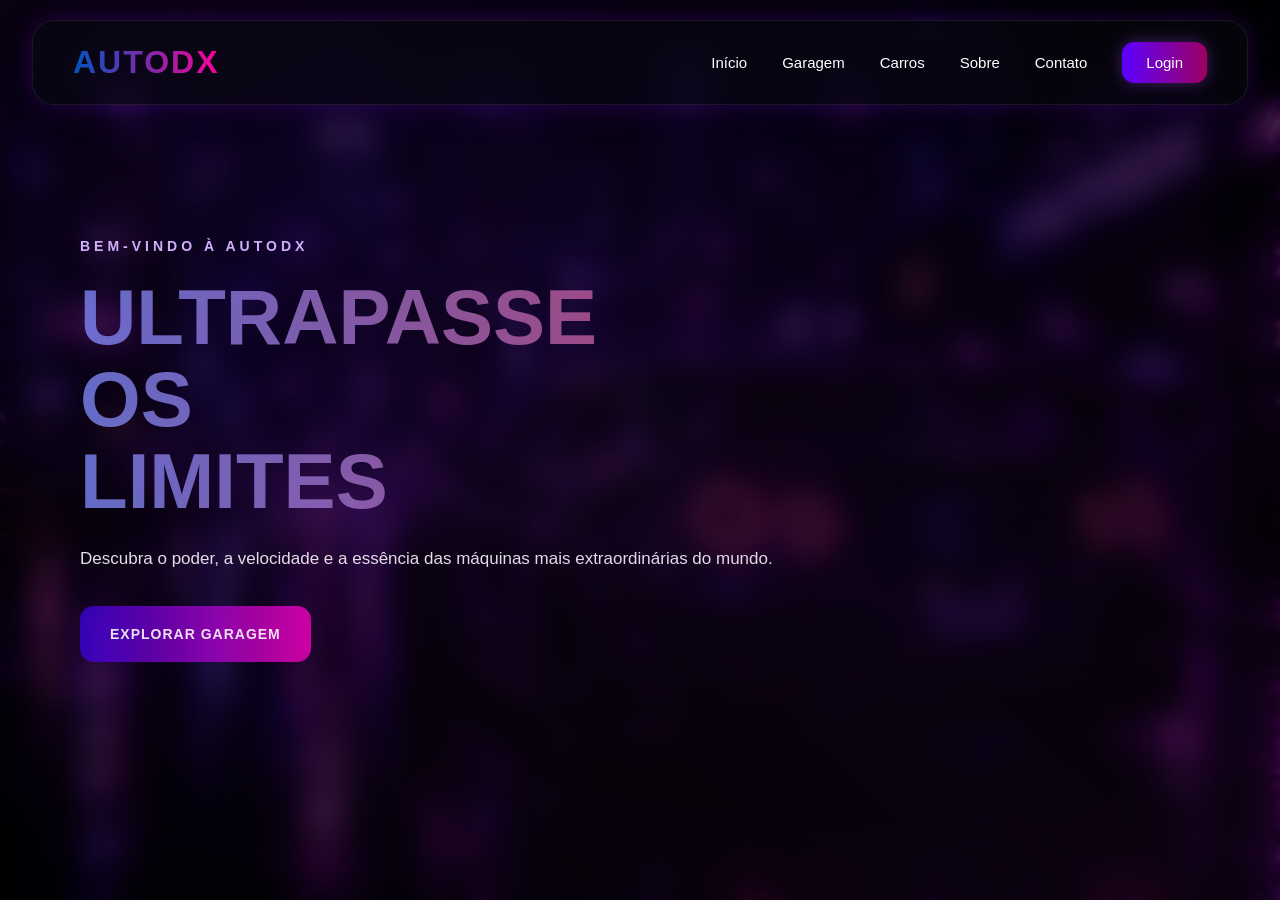
<file: index.html>
<!DOCTYPE html>
<html lang="pt-BR">
<head>
    <meta charset="UTF-8">
    <meta name="viewport" content="width=device-width, initial-scale=1.0">
    <title>AUTODX</title>
    <link rel="stylesheet" href="./css/inicio.css">
</head>
<body>

    <!-- HEADER -->
    <header>
     <!-- LOGO -->
        <div class="logo">
            <h1>AUTODX</h1>
        </div>
        <!-- MENU -->
        <nav>
         <ul>
              <li> <a href="index.html">Início</a></li>
                <li>
                    <a href="garagem.html">Garagem</a>
                </li>

                <li>
                    <a href="carro.html">Carros</a>
                </li>

                <li>
                    <a href="sobre.html">Sobre</a>
                </li>

                <li>
                    <a href="contato.html">Contato</a>
                </li>

                <li>
                    <a href="login.html" class="btn-login">
                        Login
                    </a>
                </li>

            </ul>
        </nav>

    </header>

    <!-- MAIN -->
    <main>

        <!-- CARD HOME -->
        <section class="card-home">
            <span class="subtitulo">
                BEM-VINDO À AUTODX
            </span>
            <h1>
                ULTRAPASSE <br>
                OS <br>
                LIMITES
            </h1>
<p>  Descubra o poder, a velocidade e a essência das máquinas mais extraordinárias do mundo. </p>

            <!-- BOTÕES -->
            <div class="botoes">
           <button class="btn-explorar" onclick="window.location.href='garagem.html'">
    EXPLORAR GARAGEM
</button>
            </div>
        </section>
 </main>
</body>
</html>
<script src="./js/app.js"></script>
</file>
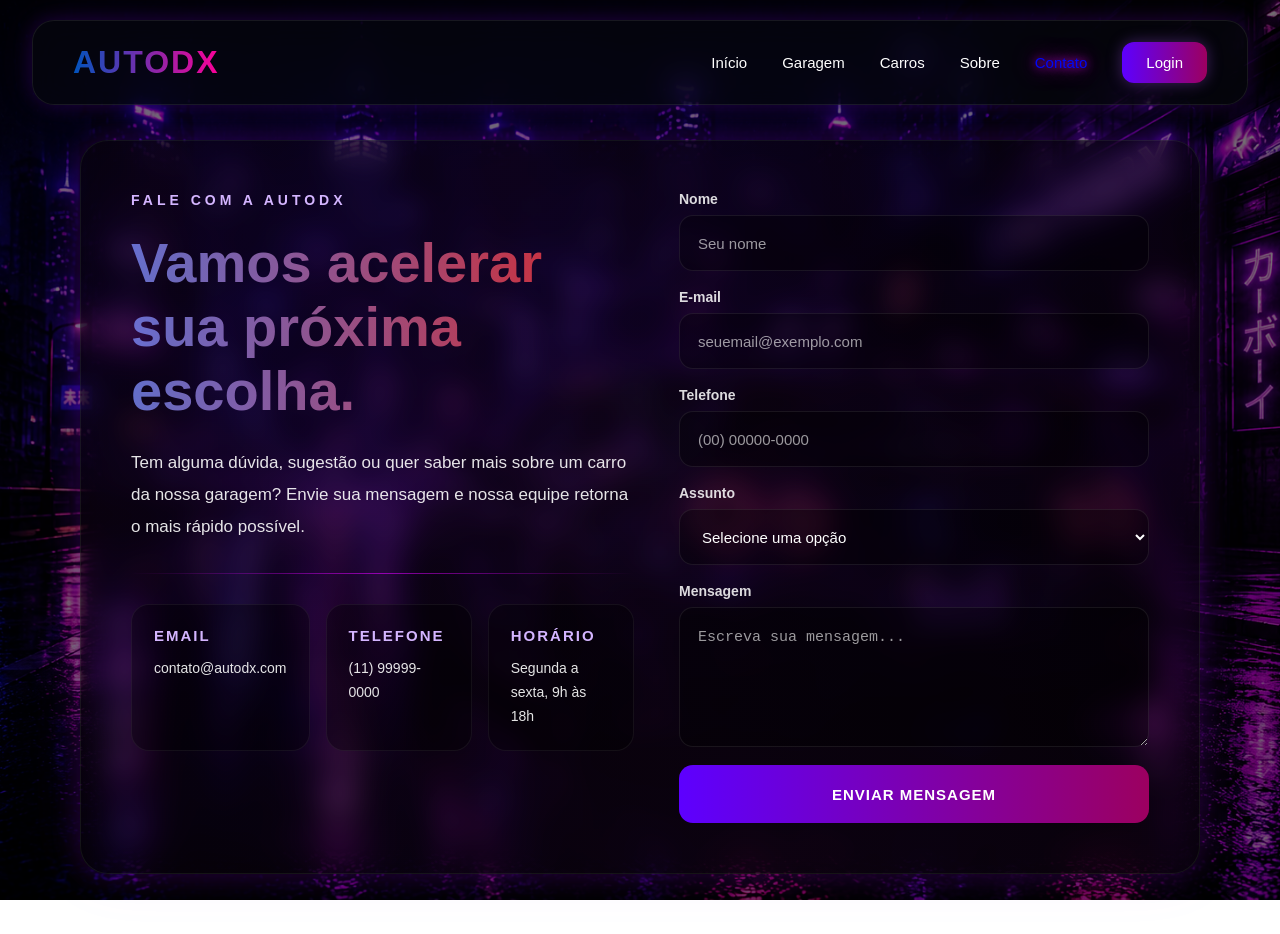
<file: contato.html>
<!DOCTYPE html>
<html lang="pt-BR">

<head>
    <meta charset="UTF-8">
    <meta name="viewport" content="width=device-width, initial-scale=1.0">

    <title>AUTODX | Contato</title>

    <link rel="stylesheet" href="./css/contato.css">
</head>

<body>

    <!-- HEADER -->
    <header>

        <!-- LOGO -->
        <div class="logo">
            <h1>AUTODX</h1>
        </div>

        <!-- MENU -->
        <nav>
            <ul>
                <li>
                    <a href="index.html">Início</a>
                </li>

                <li>
                    <a href="garagem.html">Garagem</a>
                </li>

                <li>
                    <a href="carro.html">Carros</a>
                </li>

                <li>
                    <a href="sobre.html">Sobre</a>
                </li>

                <li>
                    <a href="contato.html" class="ativo">Contato</a>
                </li>

                <li>
                    <a href="login.html" class="btn-login">Login</a>
                </li>
            </ul>
        </nav>

    </header>

    <!-- MAIN -->
    <main>

        <section class="card-contato">

            <div class="contato-info">
                <span class="subtitulo">FALE COM A AUTODX</span>

                <h2>
                    Vamos acelerar <br>
                    sua próxima escolha.
                </h2>

                <p>
                    Tem alguma dúvida, sugestão ou quer saber mais sobre um carro da nossa garagem?
                    Envie sua mensagem e nossa equipe retorna o mais rápido possível.
                </p>

                <div class="linha"></div>

                <div class="cards-info">
                    <div class="info-box">
                        <h3>EMAIL</h3>
                        <span>contato@autodx.com</span>
                    </div>

                    <div class="info-box">
                        <h3>TELEFONE</h3>
                        <span>(11) 99999-0000</span>
                    </div>

                    <div class="info-box">
                        <h3>HORÁRIO</h3>
                        <span>Segunda a sexta, 9h às 18h</span>
                    </div>
                </div>
            </div>

            <form class="form-contato" action="#" method="post">
                <div class="campo">
                    <label for="nome">Nome</label>
                    <input type="text" id="nome" name="nome" placeholder="Seu nome" required>
                </div>

                <div class="campo">
                    <label for="email">E-mail</label>
                    <input type="email" id="email" name="email" placeholder="seuemail@exemplo.com" required>
                </div>

                <div class="campo">
                    <label for="telefone">Telefone</label>
                    <input type="tel" id="telefone" name="telefone" placeholder="(00) 00000-0000">
                </div>

                <div class="campo">
                    <label for="assunto">Assunto</label>
                    <select id="assunto" name="assunto" required>
                        <option value="">Selecione uma opção</option>
                        <option value="garagem">Quero saber sobre um carro</option>
                        <option value="suporte">Suporte</option>
                        <option value="parceria">Parceria</option>
                        <option value="outro">Outro assunto</option>
                    </select>
                </div>

                <div class="campo campo-mensagem">
                    <label for="mensagem">Mensagem</label>
                    <textarea id="mensagem" name="mensagem" placeholder="Escreva sua mensagem..." required></textarea>
                </div>

                <button type="submit">ENVIAR MENSAGEM</button>
            </form>

        </section>

    </main>

    <script src="./js/app.js"></script>
</body>

</html>
</file>
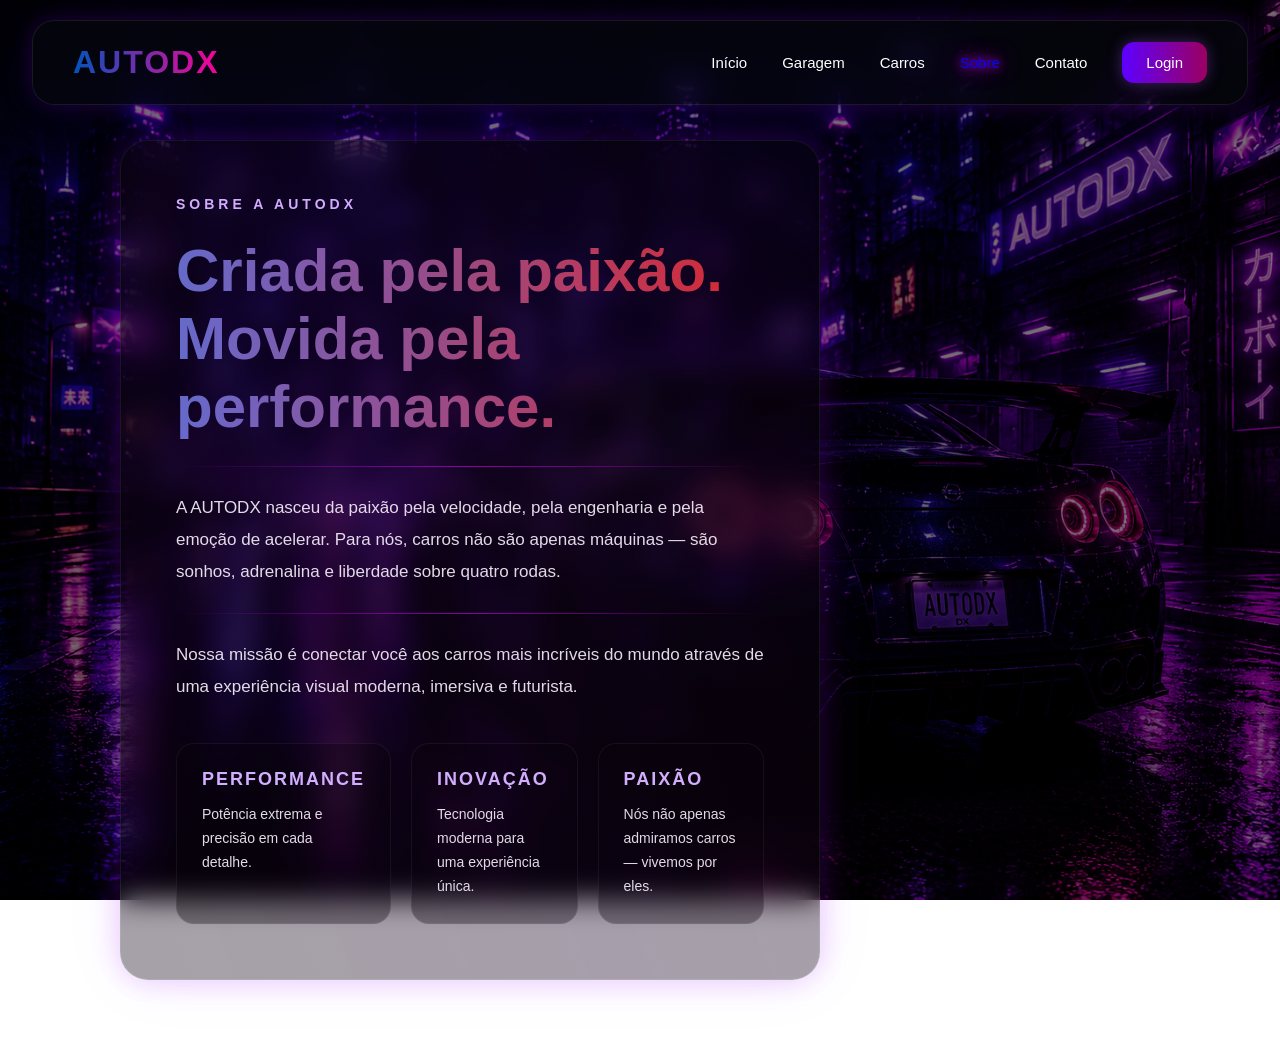
<file: sobre.html>
<!DOCTYPE html>
<html lang="pt-BR">

<head>
    <meta charset="UTF-8">
    <meta name="viewport" content="width=device-width, initial-scale=1.0">

    <title>AUTODX | Sobre</title>

    <link rel="stylesheet" href="./css/sobre.css">
</head>

<body>

    <!-- HEADER -->
    <header>

        <!-- LOGO -->
        <div class="logo">
            <h1>AUTODX</h1>
        </div>

        <!-- MENU -->
        <nav>

            <ul>

                <li>
                    <a href="index.html">Início</a>
                </li>

                <li>
                    <a href="garagem.html">Garagem</a>
                </li>

                <li>
                    <a href="carro.html">Carros</a>
                </li>

                <li>
                    <a href="sobre.html" class="ativo">
                        Sobre
                    </a>
                </li>

                <li>
                    <a href="contato.html">Contato</a>
                </li>

                <li>
                    <a href="login.html" class="btn-login">
                        Login
                    </a>
                </li>

            </ul>

        </nav>

    </header>

    <!-- MAIN -->
    <main>

        <!-- CARD SOBRE -->
        <section class="card-sobre">

            <span class="subtitulo">
                SOBRE A AUTODX
            </span>

            <h2>
                Criada pela paixão. <br>
                Movida pela performance.
            </h2>

            <div class="linha"></div>

            <p>
                A AUTODX nasceu da paixão pela velocidade,
                pela engenharia e pela emoção de acelerar.
                Para nós, carros não são apenas máquinas —
                são sonhos, adrenalina e liberdade sobre quatro rodas.
            </p>

            <div class="linha"></div>

            <p>
                Nossa missão é conectar você aos carros mais incríveis
                do mundo através de uma experiência visual moderna,
                imersiva e futurista.
            </p>

            <!-- CARDS INFO -->
            <div class="cards-info">
                <div class="info-box">
                    <h3>PERFORMANCE</h3>
                    <span>
                        Potência extrema e precisão em cada detalhe.
                    </span>
                </div>

                <div class="info-box">
                    <h3>INOVAÇÃO</h3>
                    <span>
                        Tecnologia moderna para uma experiência única.
                    </span>
                </div>

                <div class="info-box">
                    <h3>PAIXÃO</h3>
                    <span>
                        Nós não apenas admiramos carros — vivemos por eles.
                    </span>
                </div>
            </div>
        </section>
    </main>
</body>

</html>
<script src="./js/app.js"></script>
</file>
<file: css/inicio.css>
/* RESET */
*{
    margin: 0;
    padding: 0;
    box-sizing: border-box;
}
body {
    font-family: 'Segoe UI', Tahoma, Geneva, Verdana, sans-serif;
    min-height: 100vh;
    overflow-x: hidden;
    position: relative;
}

/* FUNDO  */
body::before {
    content: "";
    position: fixed;
    inset: 0;
    background-image: url("../assets/iniciodx.png");
    background-size: cover;
    background-position: center;
    background-repeat: no-repeat;
    transform: scale(1.05);
    filter: blur(2px);
    z-index: -2;
}

/* OVERLAY ESCURO */
body::after {
    content: "";
    position: fixed;
    inset: 0;
    background: rgba(0, 0, 0, 0.55);
    z-index: -1;
}
/* HEADER */
header{
    width: 95%;
    height: 85px;
    padding: 0 40px;
    margin: 20px auto;
    display: flex;
    justify-content: space-between;
    align-items: center;
    position: fixed;
    top: 0;
    left: 50%;
    transform: translateX(-50%);
    z-index: 1000;
    background: rgba(10, 10, 20, 0.45);
    backdrop-filter: blur(14px);
    border: 1px solid rgba(255,255,255,0.08);
    border-radius: 22px;
    box-shadow:
        0 0 20px rgba(140, 0, 255, 0.18),
        0 0 45px rgba(140, 0, 255, 0.08);
    transition: 0.3s ease;
}

/* LOGO */
.logo h1{
    font-size: 32px;
    font-weight: 800;
    letter-spacing: 2px;
    background: linear-gradient(
        270deg,
        #fd0098 0%,
        #006df3c4 100%
    );

    -webkit-background-clip: text;
    -webkit-text-fill-color: transparent;
}

/* MENU */
nav ul{
    display: flex;
    align-items: center;
    gap: 35px;
    list-style: none;
}

/* LINKS */
nav ul li a{
    color: rgb(255, 255, 255);
    text-decoration: none;
    font-size: 15px;
    font-weight: 500;
    transition: 0.3s ease;
}

/* HOVER */
nav ul li a:hover{
    color: #0008f8;
    text-shadow:
        0 0 10px #dd00ff,
        0 0 25px #ea00ff;
}

/* BOTAO LOGIN */
.btn-login{
    padding: 12px 24px;
    border-radius: 12px;
    background: linear-gradient(
        90deg,
        #5d00ff,
        #9c0060
    );
    color: white !important;
    box-shadow:
        0 0 15px rgba(168, 85, 247, 0.35);
}

.btn-login:hover{
    transform: translateY(-2px);
    box-shadow:
        0 0 20px #0400ff,
        0 0 40px #ff00f7;
}

/* MAIN */
main {
    width: 100%;
    min-height: 100vh;
    display: flex;
    align-items: center;
    justify-content: center;
    padding: 0;
}

/* CARD */
.card-home {
    width: 100%;
    height: 100vh;
    padding: 80px;
    display: flex;
    flex-direction: column;
    justify-content: center;
    gap: 22px;
    background: rgba(0, 0, 0, 0.35);
    backdrop-filter: blur(14px);
    border: none;
    border-radius: 0;
    box-shadow: none;
}
/* EFEITO */
.card-home::before {
    content: "";
    position: absolute;
    inset: 0;
    background: linear-gradient(
        45deg,
        transparent,
        rgba(171, 30, 236, 0.06),
        transparent
    );
    pointer-events: none;
}

/*SUBTITULO*/
.subtitulo{
    font-size: 14px;
    font-weight: 600;
    letter-spacing: 4px;
    color: #d4b5ff;
}

/*TITULO */
.card-home h1{
    font-size: 78px;
    line-height: 82px;
    font-weight: 900;
    background: linear-gradient(
        270deg,
        #dc2727 0%,
        #7e8fffc4 100%
    );
    -webkit-background-clip: text;
    -webkit-text-fill-color: transparent;
}

/*TEXTO*/
.card-home p{
    font-size: 17px;
    line-height: 30px;
    color: rgba(255, 255, 255, 0.893);
}

/*BOTOES*/
.botoes{
    display: flex;
    gap: 16px;
    margin-top: 10px;
}

/*BUTTON */
button{
    height: 56px;
    padding: 0 30px;
    border: none;
    border-radius: 14px;
    font-size: 14px;
    font-weight: bold;
    letter-spacing: 1px;
    cursor: pointer;
    transition: 0.3s ease;
}

/* BOTAO PRINCIPAL */
.btn-explorar{
    background: linear-gradient(
        90deg,
        #3e00faa8,
        #ff00bfc5
    );
    color: rgba(255, 255, 255, 0.889);
}

.btn-explorar:hover{
    transform: scale(1.05);
    box-shadow:
        0 0 20px #a855f7,
        0 0 40px #a855f7;
}

/* RESPONSIVO */
@media(max-width: 900px){
    header{
        padding: 0 20px;
    }
    nav ul{
        gap: 18px;
    }
    main{
        padding: 120px 25px 40px;
    }
    .card-home{
        width: 100%;
    }
    .card-home h1{
        font-size: 55px;
        line-height: 70px;
    }
    .botoes{
        flex-direction: column;
    }
}
.hidden{
    opacity: 0;
    transform: translateY(40px);
    transition: all 1s ease;
}
.show{
    opacity: 1;
    transform: translateY(0);
}
.particula{
    position: fixed;
    bottom: -10px;
    background: rgba(255, 255, 255, 0.44);
    border-radius: 50%;
    pointer-events: none;
    animation: subir linear forwards;
}
@keyframes subir{
    to{
        transform: translateY(-120vh);
        opacity: 0;
    }
}
</file>
<file: css/contato.css>
/* RESET */
*{
    margin: 0;
    padding: 0;
    box-sizing: border-box;
}

/* BODY */
body{
    font-family: 'Segoe UI', Tahoma, Geneva, Verdana, sans-serif;
    color: #ffffff;
    min-height: 100vh;
    overflow-x: hidden;
    background-image: url("../assets/iniciodx.png");
    background-size: cover;
    background-position: center;
    background-repeat: no-repeat;
    background-attachment: fixed;
}

/* OVERLAY */
body::before{
    content: "";
    position: fixed;
    inset: 0;
    background: rgba(0, 0, 0, 0.55);
    z-index: -1;
}

/* HEADER */
header{
    width: 95%;
    height: 85px;
    padding: 0 40px;
    margin: 20px auto;
    display: flex;
    justify-content: space-between;
    align-items: center;
    position: fixed;
    top: 0;
    left: 50%;
    transform: translateX(-50%);
    z-index: 1000;
    background: rgba(10, 10, 20, 0.45);
    backdrop-filter: blur(14px);
    border: 1px solid rgba(255,255,255,0.08);
    border-radius: 22px;
    box-shadow:
        0 0 20px rgba(140, 0, 255, 0.18),
        0 0 45px rgba(140, 0, 255, 0.08);
    transition: 0.3s ease;
}

.logo h1{
    font-size: 32px;
    font-weight: 800;
    letter-spacing: 2px;
    background: linear-gradient(270deg, #fd0098 0%, #006df3c4 100%);
    -webkit-background-clip: text;
    -webkit-text-fill-color: transparent;
}

nav ul{
    display: flex;
    align-items: center;
    gap: 35px;
    list-style: none;
}

nav ul li a{
    color: rgb(255, 255, 255);
    text-decoration: none;
    font-size: 15px;
    font-weight: 500;
    transition: 0.3s ease;
}

nav ul li a:hover,
.ativo{
    color: #0008f8;
    text-shadow:
        0 0 10px #dd00ff,
        0 0 25px #ea00ff;
}

.btn-login{
    padding: 12px 24px;
    border-radius: 12px;
    background: linear-gradient(90deg, #5d00ff, #9c0060);
    color: white !important;
    box-shadow: 0 0 15px rgba(168, 85, 247, 0.35);
}

.btn-login:hover{
    transform: translateY(-2px);
    box-shadow:
        0 0 20px #0400ff,
        0 0 40px #ff00f7;
}

/* MAIN */
main{
    width: 100%;
    min-height: 100vh;
    display: flex;
    align-items: center;
    justify-content: center;
    padding: 140px 80px 60px;
}

/* CARD CONTATO */
.card-contato{
    width: min(1180px, 100%);
    padding: 50px;
    position: relative;
    overflow: hidden;
    display: grid;
    grid-template-columns: 1fr 470px;
    gap: 45px;
    background: rgba(0, 0, 0, 0.35);
    backdrop-filter: blur(14px);
    border: 1px solid rgba(255,255,255,0.08);
    border-radius: 28px;
    box-shadow:
        0 0 30px rgba(162, 0, 255, 0.20),
        0 0 60px rgba(162, 0, 255, 0.08);
}

.card-contato::before{
    content: "";
    position: absolute;
    top: -50%;
    left: -50%;
    width: 200%;
    height: 200%;
    background: linear-gradient(
        45deg,
        transparent,
        rgba(171, 30, 236, 0.06),
        transparent
    );
    transform: rotate(25deg);
    pointer-events: none;
}

.contato-info,
.form-contato{
    position: relative;
    z-index: 1;
}

.subtitulo{
    font-size: 14px;
    font-weight: 600;
    letter-spacing: 4px;
    color: #d4b5ff;
}

.contato-info h2{
    margin-top: 22px;
    font-size: 56px;
    line-height: 64px;
    font-weight: 900;
    background: linear-gradient(270deg, #dc2727 0%, #7e8fffc4 100%);
    -webkit-background-clip: text;
    -webkit-text-fill-color: transparent;
}

.contato-info p{
    margin-top: 24px;
    font-size: 17px;
    line-height: 32px;
    color: rgba(255, 255, 255, 0.893);
}

.linha{
    width: 100%;
    height: 1px;
    margin: 30px 0;
    background: linear-gradient(
        90deg,
        transparent,
        rgba(221, 0, 255, 0.6),
        transparent
    );
}

.cards-info{
    display: grid;
    grid-template-columns: repeat(3, 1fr);
    gap: 16px;
}

.info-box{
    padding: 22px;
    background: rgba(0, 0, 0, 0.35);
    border: 1px solid rgba(255,255,255,0.06);
    border-radius: 18px;
    transition: 0.3s ease;
}

.info-box:hover{
    transform: translateY(-5px);
    box-shadow: 0 0 20px rgba(168, 85, 247, 0.35);
}

.info-box h3{
    margin-bottom: 12px;
    font-size: 15px;
    letter-spacing: 2px;
    color: #d4b5ff;
}

.info-box span{
    font-size: 14px;
    line-height: 24px;
    color: rgba(255, 255, 255, 0.893);
}

/* FORM */
.form-contato{
    display: flex;
    flex-direction: column;
    gap: 18px;
}

.campo{
    display: flex;
    flex-direction: column;
    gap: 8px;
}

.campo label{
    font-size: 14px;
    font-weight: 600;
    color: rgba(255, 255, 255, 0.86);
}

.campo input,
.campo select,
.campo textarea{
    width: 100%;
    border: 1px solid rgba(255,255,255,0.08);
    border-radius: 14px;
    background: rgba(0, 0, 0, 0.35);
    color: #ffffff;
    font-size: 15px;
    outline: none;
    transition: 0.3s ease;
}

.campo input,
.campo select{
    height: 56px;
    padding: 0 18px;
}

.campo textarea{
    min-height: 140px;
    padding: 18px;
    resize: vertical;
    line-height: 24px;
}

.campo input::placeholder,
.campo textarea::placeholder{
    color: rgba(255, 255, 255, 0.6);
}

.campo select option{
    color: #111111;
}

.campo input:focus,
.campo select:focus,
.campo textarea:focus{
    border-color: rgba(221, 0, 255, 0.55);
    box-shadow: 0 0 15px rgba(168, 85, 247, 0.35);
}

.form-contato button{
    width: 100%;
    height: 58px;
    border: none;
    border-radius: 14px;
    background: linear-gradient(90deg, #5d00ff, #9c0060);
    color: #ffffff;
    font-size: 15px;
    font-weight: 800;
    letter-spacing: 1px;
    cursor: pointer;
    transition: 0.3s ease;
}

.form-contato button:hover{
    transform: scale(1.03);
    box-shadow:
        0 0 20px #0400ff,
        0 0 40px #ff00f7;
}

/* REVEAL */
.hidden{
    opacity: 0;
    transform: translateY(40px);
    transition: all 1s ease;
}

.show{
    opacity: 1;
    transform: translateY(0);
}

.particula{
    position: fixed;
    bottom: -10px;
    background: rgba(255, 255, 255, 0.44);
    border-radius: 50%;
    pointer-events: none;
    animation: subir linear forwards;
}

@keyframes subir{
    to{
        transform: translateY(-120vh);
        opacity: 0;
    }
}

/* RESPONSIVO */
@media(max-width: 1080px){
    main{
        padding: 130px 25px 45px;
    }

    .card-contato{
        grid-template-columns: 1fr;
        padding: 38px;
    }

    .cards-info{
        grid-template-columns: 1fr;
    }
}

@media(max-width: 900px){
    header{
        padding: 0 20px;
    }

    nav ul{
        gap: 18px;
    }

    .contato-info h2{
        font-size: 42px;
        line-height: 50px;
    }
}

@media(max-width: 680px){
    header{
        height: auto;
        min-height: 85px;
        align-items: flex-start;
        flex-direction: column;
        gap: 14px;
        padding: 18px 20px;
    }

    nav ul{
        flex-wrap: wrap;
        gap: 14px 18px;
    }

    main{
        padding-top: 190px;
    }

    .card-contato{
        padding: 28px;
        border-radius: 22px;
    }

    .contato-info h2{
        font-size: 34px;
        line-height: 42px;
    }
}
</file>
<file: css/sobre.css>
/*  RESET */
*{
    margin: 0;
    padding: 0;
    box-sizing: border-box;
}

/*  BODY*/
body{
    font-family: 'Segoe UI', Tahoma, Geneva, Verdana, sans-serif;
    color: #ffffff;
    min-height: 100vh;
    overflow-x: hidden;
    background-image: url("../assets/iniciodx.png");
    background-size: cover;
    background-position: center;
    background-repeat: no-repeat;
    background-attachment: fixed;
}

/* OVERLAY */
body::before{
    content: "";
    position: fixed;
    inset: 0;
    background: rgba(0, 0, 0, 0.55);

    z-index: -1;
}

/* =========================
   HEADER
========================= */
header{
    width: 95%;
    height: 85px;

    padding: 0 40px;
    margin: 20px auto;

    display: flex;
    justify-content: space-between;
    align-items: center;

    position: fixed;
    top: 0;
    left: 50%;

    transform: translateX(-50%);

    z-index: 1000;

    background: rgba(10, 10, 20, 0.45);
    backdrop-filter: blur(14px);

    border: 1px solid rgba(255,255,255,0.08);
    border-radius: 22px;

    box-shadow:
        0 0 20px rgba(140, 0, 255, 0.18),
        0 0 45px rgba(140, 0, 255, 0.08);

    transition: 0.3s ease;
}

/* =========================
   LOGO
========================= */
.logo h1{
    font-size: 32px;
    font-weight: 800;
    letter-spacing: 2px;

    background: linear-gradient(
        270deg,
        #fd0098 0%,
        #006df3c4 100%
    );

    -webkit-background-clip: text;
    -webkit-text-fill-color: transparent;
}

/* =========================
   MENU
========================= */
nav ul{
    display: flex;
    align-items: center;
    gap: 35px;

    list-style: none;
}

/* LINKS */
nav ul li a{
    color: rgb(255, 255, 255);

    text-decoration: none;
    font-size: 15px;
    font-weight: 500;

    transition: 0.3s ease;
}

/* HOVER */
nav ul li a:hover,
.ativo{
    color: #0008f8;

    text-shadow:
        0 0 10px #dd00ff,
        0 0 25px #ea00ff;
}

/* BOTAO LOGIN */
.btn-login{
    padding: 12px 24px;

    border-radius: 12px;

    background: linear-gradient(
        90deg,
        #5d00ff,
        #9c0060
    );

    color: white !important;

    box-shadow:
        0 0 15px rgba(168, 85, 247, 0.35);
}

.btn-login:hover{
    transform: translateY(-2px);

    box-shadow:
        0 0 20px #0400ff,
        0 0 40px #ff00f7;
}

/* =========================
   MAIN
========================= */
main{
    width: 100%;
    min-height: 100vh;

    display: flex;
    align-items: center;

    padding: 140px 120px 60px;
}

/* =========================
   CARD SOBRE
========================= */
.card-sobre{
    width: 700px;

    padding: 55px;

    position: relative;
    overflow: hidden;

    display: flex;
    flex-direction: column;
    gap: 25px;

    background: rgba(0, 0, 0, 0.35);
    backdrop-filter: blur(14px);

    border: 1px solid rgba(255,255,255,0.08);
    border-radius: 28px;

    box-shadow:
        0 0 30px rgba(162, 0, 255, 0.20),
        0 0 60px rgba(162, 0, 255, 0.08);
}

/* EFEITO GLOW */
.card-sobre::before{
    content: "";

    position: absolute;

    top: -50%;
    left: -50%;

    width: 200%;
    height: 200%;

    background: linear-gradient(
        45deg,
        transparent,
        rgba(171, 30, 236, 0.06),
        transparent
    );

    transform: rotate(25deg);
}

/* =========================
   SUBTITULO
========================= */
.subtitulo{
    font-size: 14px;
    font-weight: 600;
    letter-spacing: 4px;

    color: #d4b5ff;
}

/* =========================
   TITULO
========================= */
.card-sobre h2{
    font-size: 60px;
    line-height: 68px;
    font-weight: 900;

    background: linear-gradient(
        270deg,
        #dc2727 0%,
        #7e8fffc4 100%
    );

    -webkit-background-clip: text;
    -webkit-text-fill-color: transparent;
}

/* =========================
   TEXTO
========================= */
.card-sobre p{
    font-size: 17px;
    line-height: 32px;

    color: rgba(255, 255, 255, 0.893);
}

/* =========================
   LINHA
========================= */
.linha{
    width: 100%;
    height: 1px;

    background: linear-gradient(
        90deg,
        transparent,
        rgba(221, 0, 255, 0.6),
        transparent
    );
}

/* =========================
   CARDS INFO
========================= */
.cards-info{
    display: flex;
    gap: 20px;

    margin-top: 15px;
}

/* BOX */
.info-box{
    flex: 1;

    padding: 25px;

    background: rgba(0, 0, 0, 0.35);

    border: 1px solid rgba(255,255,255,0.06);
    border-radius: 18px;

    transition: 0.3s ease;
}

/* HOVER */
.info-box:hover{
    transform: translateY(-5px);

    box-shadow:
        0 0 20px rgba(168, 85, 247, 0.35);
}

/* TITULO BOX */
.info-box h3{
    margin-bottom: 12px;

    font-size: 18px;
    letter-spacing: 2px;

    color: #d4b5ff;
}

/* TEXTO BOX */
.info-box span{
    font-size: 14px;
    line-height: 24px;

    color: rgba(255, 255, 255, 0.893);
}

/* =========================
   RESPONSIVO
========================= */
@media(max-width: 900px){

    header{
        padding: 0 20px;
    }

    nav ul{
        gap: 18px;
    }

    main{
        padding: 120px 25px 40px;
    }

    .card-sobre{
        width: 100%;
        padding: 35px;
    }

    .card-sobre h2{
        font-size: 42px;
        line-height: 50px;
    }

    .cards-info{
        flex-direction: column;
    }
}
.hidden{
    opacity: 0;
    transform: translateY(40px);
    transition: all 1s ease;
}

.show{
    opacity: 1;
    transform: translateY(0);
}

.particula{
    position: fixed;

    bottom: -10px;

    background: rgba(255, 255, 255, 0.44);

    border-radius: 50%;

    pointer-events: none;

    animation: subir linear forwards;
}

@keyframes subir{

    to{
        transform: translateY(-120vh);
        opacity: 0;
    }

}
</file>
